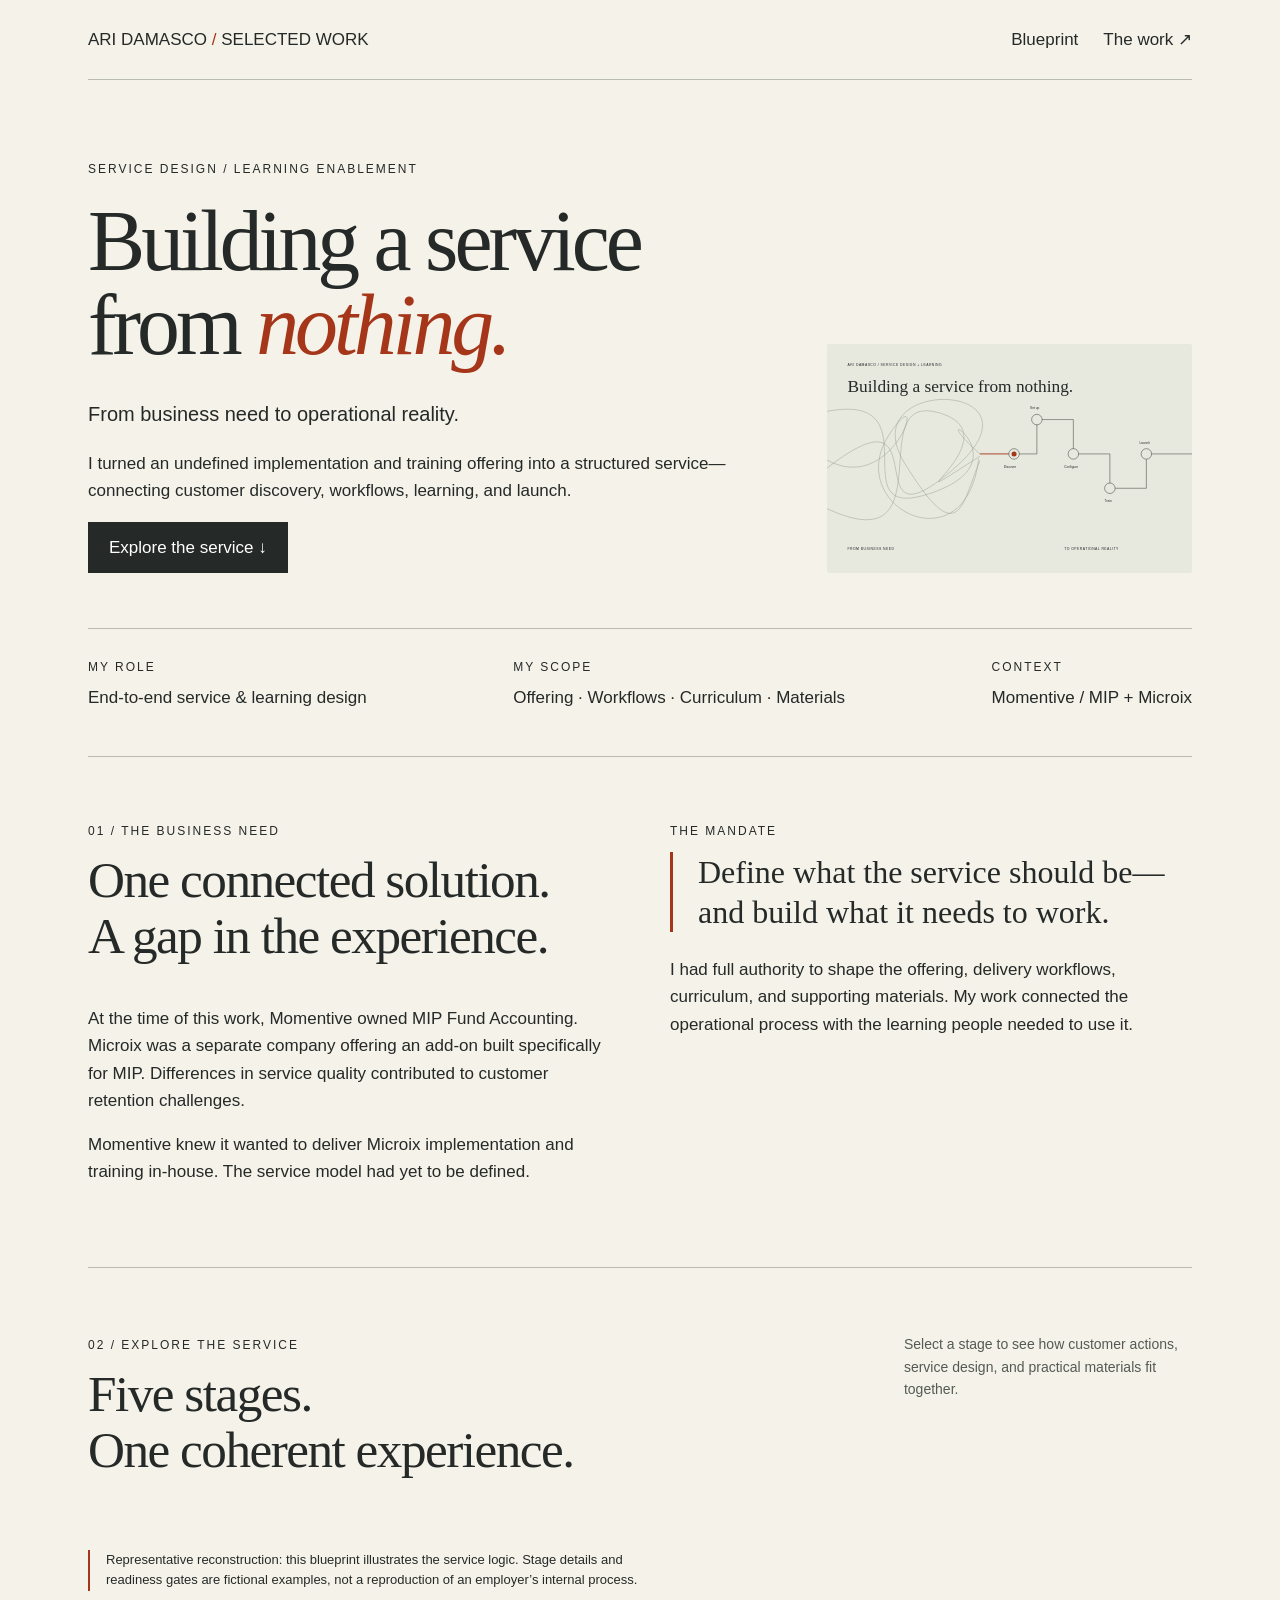
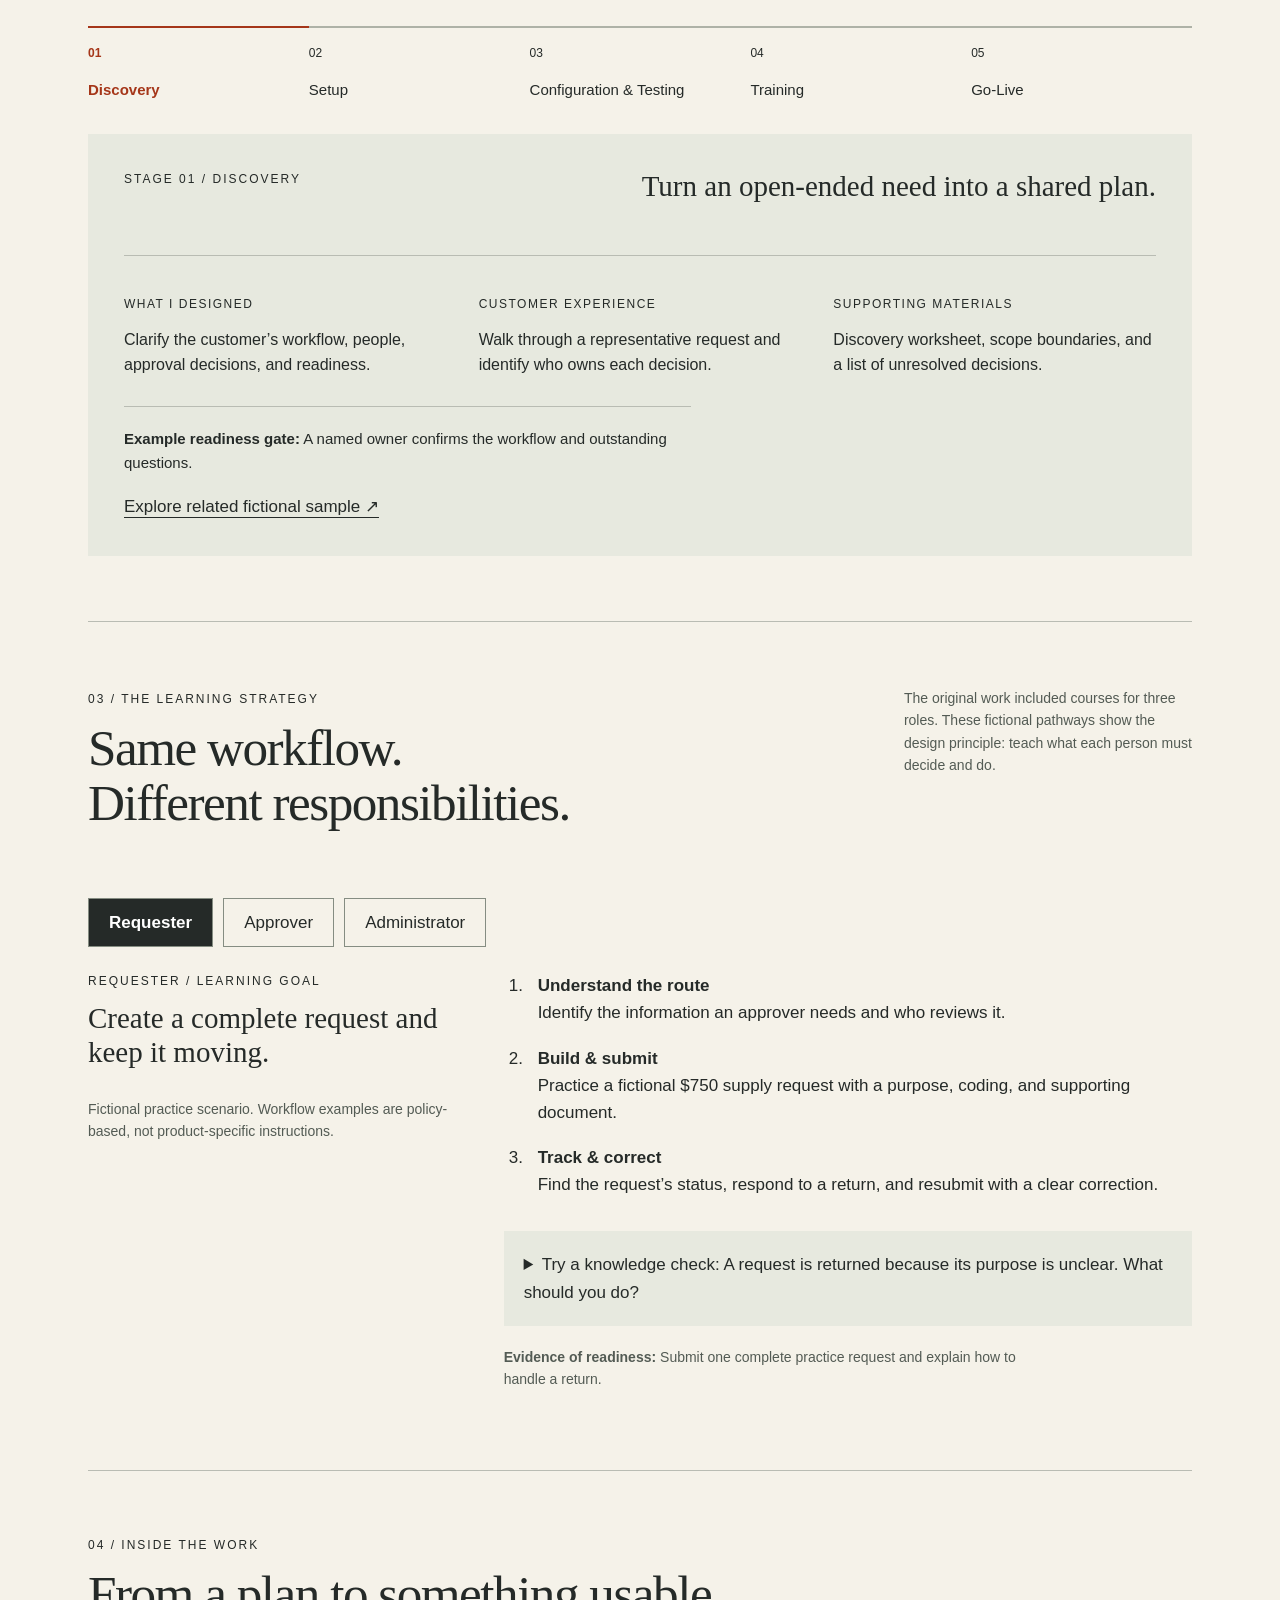
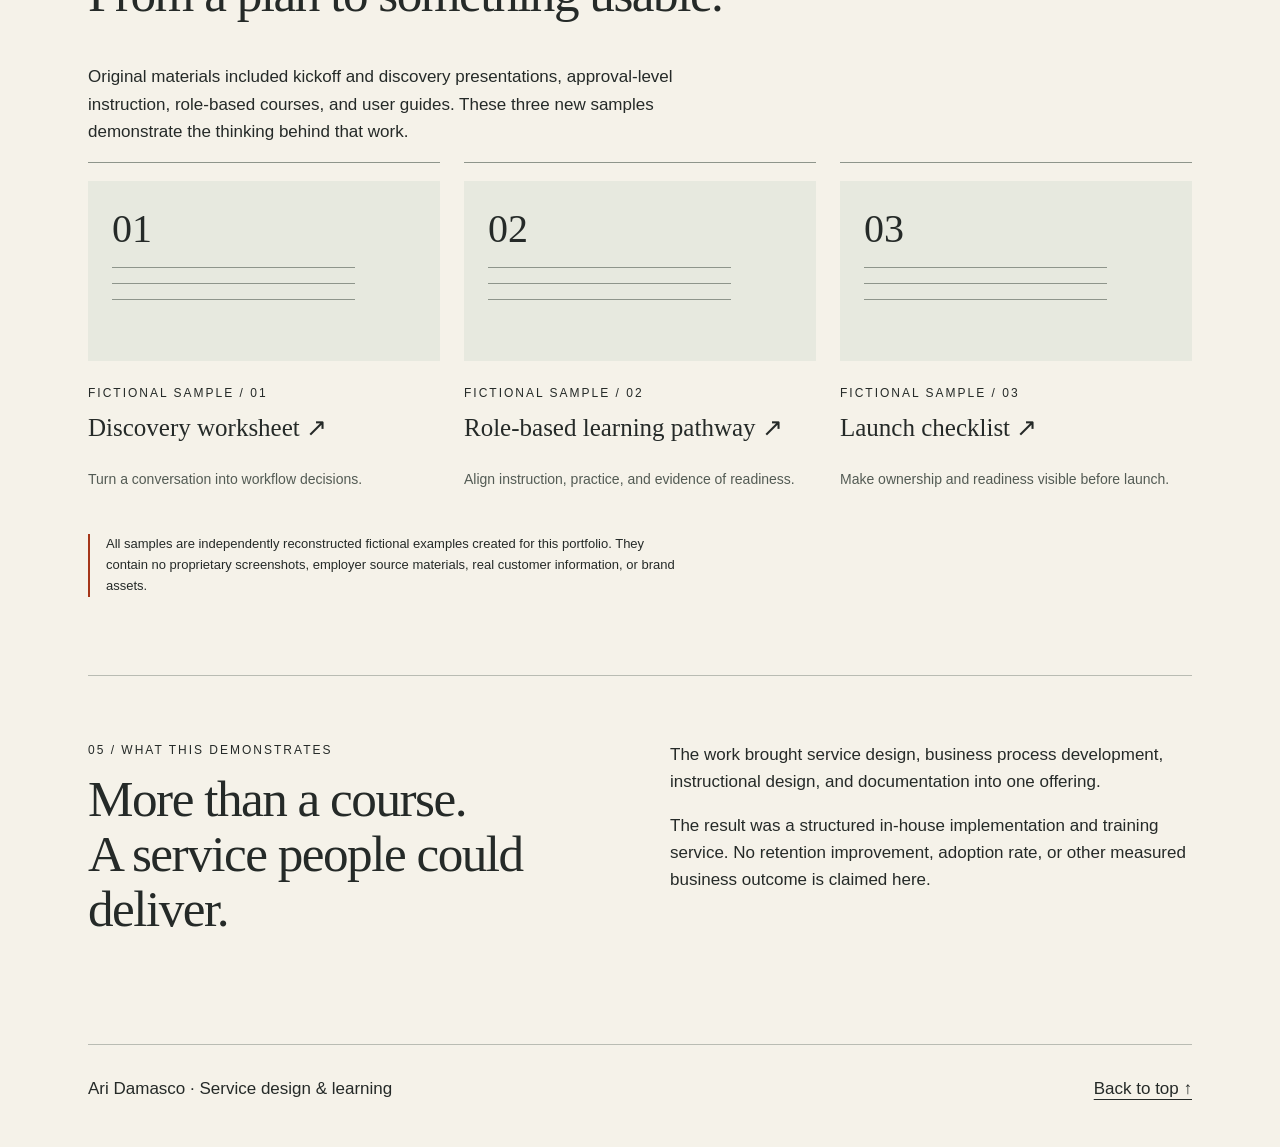
<file: index.html>
<!doctype html><html lang="en"><head><meta charset="utf-8"><meta name="viewport" content="width=device-width,initial-scale=1"><meta name="description" content="Ari Damasco — designing a software implementation and learning service from an undefined business need."><title>Building a Service from Nothing · Ari Damasco</title><link rel="icon" href="assets/favicon.svg" type="image/svg+xml"><link rel="stylesheet" href="styles.css"></head><body><a class="skip" href="#main">Skip to content</a><div class="wrap "><header><a href="#">ARI DAMASCO <span class="accent">/</span> SELECTED WORK</a><nav aria-label="Main"><a href="#blueprint">Blueprint</a><a href="#work">The work ↗</a></nav></header><main id="main"><section class="hero"><div><p class="eyebrow">Service design / Learning enablement</p><h1>Building a service<br>from <em class="accent">nothing.</em></h1><p class="intro">From business need to operational reality.</p><p>I turned an undefined implementation and training offering into a structured service—connecting customer discovery, workflows, learning, and launch.</p><a class="button" href="#blueprint">Explore the service ↓</a></div><img class="art" src="assets/featured-image.svg" alt="Loose, tangled lines become a connected five-step service pathway."></section>
<div class="meta"><div><span class="eyebrow">My role</span><p>End-to-end service & learning design</p></div><div><span class="eyebrow">My scope</span><p>Offering · Workflows · Curriculum · Materials</p></div><div><span class="eyebrow">Context</span><p>Momentive / MIP + Microix</p></div></div>
<section class="section context"><div><p class="eyebrow">01 / The business need</p><h2>One connected solution.<br>A gap in the experience.</h2><p>At the time of this work, Momentive owned MIP Fund Accounting. Microix was a separate company offering an add-on built specifically for MIP. Differences in service quality contributed to customer retention challenges.</p><p>Momentive knew it wanted to deliver Microix implementation and training in-house. The service model had yet to be defined.</p></div><div><p class="eyebrow">The mandate</p><blockquote>Define what the service should be—and build what it needs to work.</blockquote><p style="margin-top:24px">I had full authority to shape the offering, delivery workflows, curriculum, and supporting materials. My work connected the operational process with the learning people needed to use it.</p></div></section>
<section class="section" id="blueprint"><div class="section-head"><div><p class="eyebrow">02 / Explore the service</p><h2>Five stages.<br>One coherent experience.</h2></div><p class="small">Select a stage to see how customer actions, service design, and practical materials fit together.</p></div><p class="note">Representative reconstruction: this blueprint illustrates the service logic. Stage details and readiness gates are fictional examples, not a reproduction of an employer’s internal process.</p><noscript><p class="no-js">Stage exploration requires JavaScript. The three standalone work samples below remain available.</p></noscript><div class="stages" aria-label="Service stages"><button class="stage" aria-pressed="true" aria-controls="stage-panel" data-stage="0"><span>01</span>Discovery</button><button class="stage" aria-pressed="false" aria-controls="stage-panel" data-stage="1"><span>02</span>Setup</button><button class="stage" aria-pressed="false" aria-controls="stage-panel" data-stage="2"><span>03</span>Configuration & Testing</button><button class="stage" aria-pressed="false" aria-controls="stage-panel" data-stage="3"><span>04</span>Training</button><button class="stage" aria-pressed="false" aria-controls="stage-panel" data-stage="4"><span>05</span>Go-Live</button></div><div id="stage-panel" class="blueprint" aria-live="polite"></div></section><section class="section" id="learning"><div class="section-head"><div><p class="eyebrow">03 / The learning strategy</p><h2>Same workflow.<br>Different responsibilities.</h2></div><p class="small">The original work included courses for three roles. These fictional pathways show the design principle: teach what each person must decide and do.</p></div><div class="role-buttons" aria-label="Learning roles"><button data-role="Requester" aria-pressed="true" aria-controls="role-panel">Requester</button><button data-role="Approver" aria-pressed="false" aria-controls="role-panel">Approver</button><button data-role="Administrator" aria-pressed="false" aria-controls="role-panel">Administrator</button></div><div id="role-panel" aria-live="polite"></div></section><section class="section" id="work"><p class="eyebrow">04 / Inside the work</p><h2>From a plan to something usable.</h2><p>Original materials included kickoff and discovery presentations, approval-level instruction, role-based courses, and user guides. These three new samples demonstrate the thinking behind that work.</p><div class="cards"><a class="card" href="artifacts/discovery-worksheet.html"><div class="mini" aria-hidden="true"><b>01</b><span></span><span></span><span></span></div><p class="eyebrow">Fictional sample / 01</p><h3>Discovery worksheet ↗</h3><p class="small">Turn a conversation into workflow decisions.</p></a><a class="card" href="artifacts/learning-pathway.html"><div class="mini" aria-hidden="true"><b>02</b><span></span><span></span><span></span></div><p class="eyebrow">Fictional sample / 02</p><h3>Role-based learning pathway ↗</h3><p class="small">Align instruction, practice, and evidence of readiness.</p></a><a class="card" href="artifacts/launch-checklist.html"><div class="mini" aria-hidden="true"><b>03</b><span></span><span></span><span></span></div><p class="eyebrow">Fictional sample / 03</p><h3>Launch checklist ↗</h3><p class="small">Make ownership and readiness visible before launch.</p></a></div><p class="note">All samples are independently reconstructed fictional examples created for this portfolio. They contain no proprietary screenshots, employer source materials, real customer information, or brand assets.</p></section><section class="section context"><div><p class="eyebrow">05 / What this demonstrates</p><h2>More than a course.<br>A service people could deliver.</h2></div><div><p>The work brought service design, business process development, instructional design, and documentation into one offering.</p><p>The result was a structured in-house implementation and training service. No retention improvement, adoption rate, or other measured business outcome is claimed here.</p></div></section></main><footer><span>Ari Damasco · Service design & learning</span><a href="#main">Back to top ↑</a></footer></div><script src="app.js"></script></body></html>
</file>
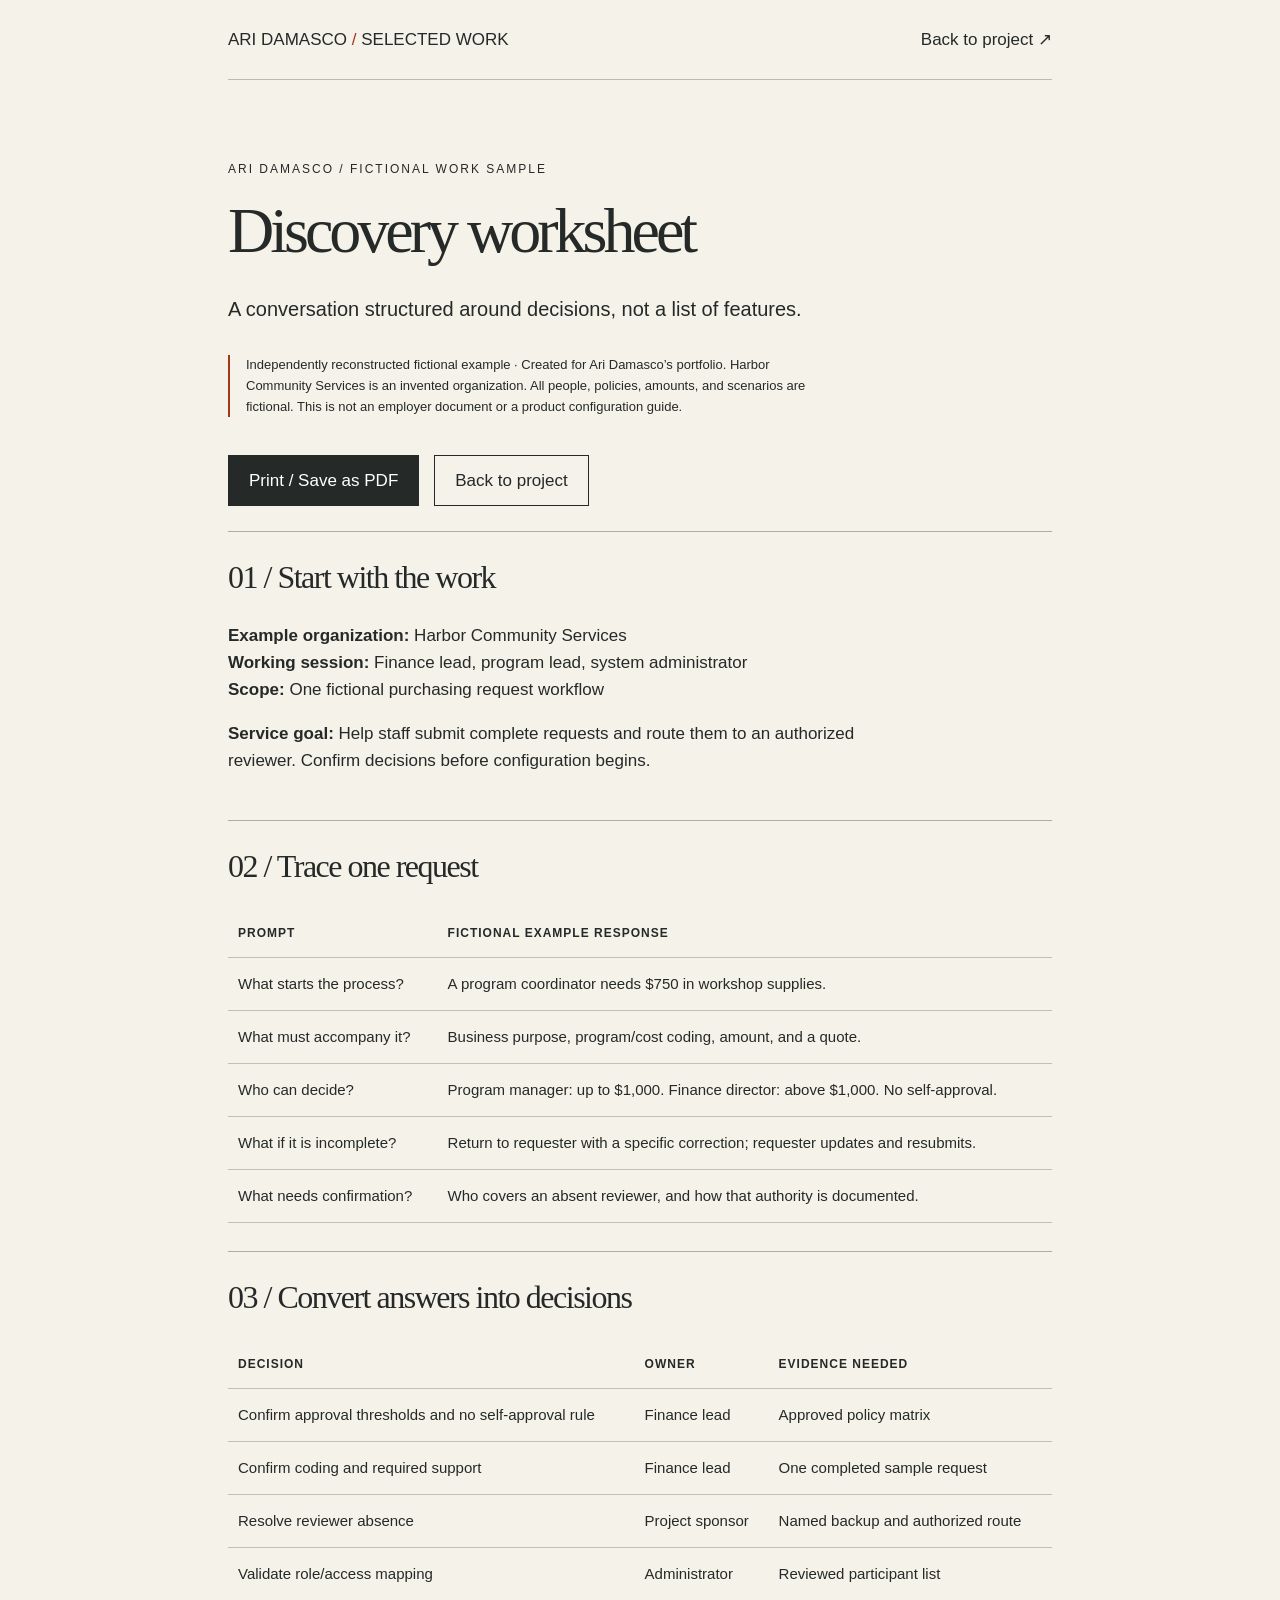
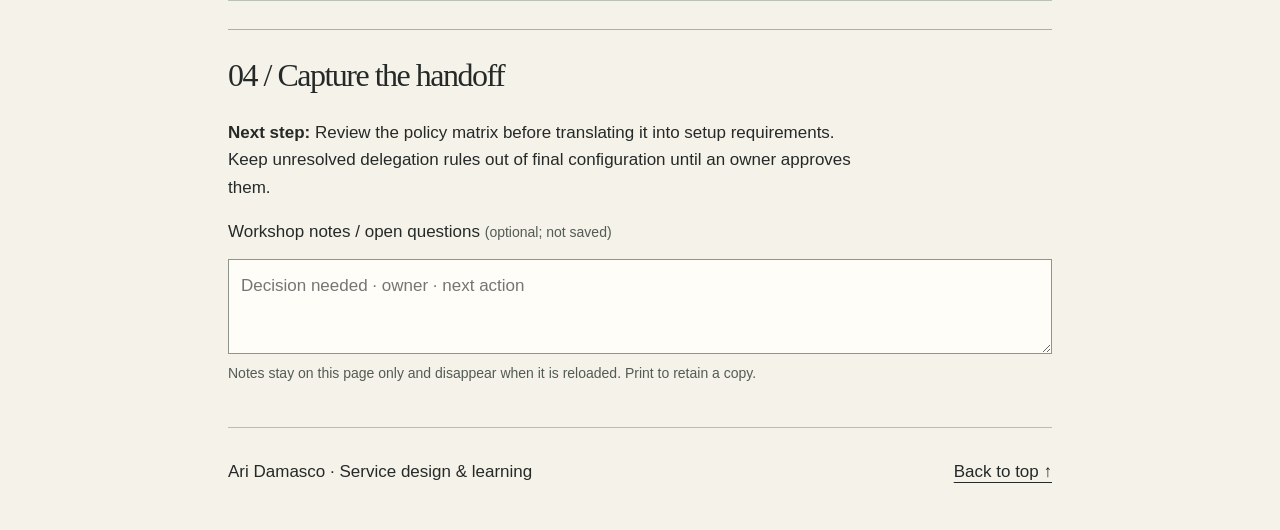
<file: artifacts/discovery-worksheet.html>
<!doctype html><html lang="en"><head><meta charset="utf-8"><meta name="viewport" content="width=device-width,initial-scale=1"><meta name="description" content="Ari Damasco — designing a software implementation and learning service from an undefined business need."><title>Discovery worksheet · Ari Damasco</title><link rel="icon" href="../assets/favicon.svg" type="image/svg+xml"><link rel="stylesheet" href="../styles.css"></head><body><a class="skip" href="#main">Skip to content</a><div class="wrap artifact"><header><a href="../index.html">ARI DAMASCO <span class="accent">/</span> SELECTED WORK</a><nav aria-label="Main"><a href="../index.html#work">Back to project ↗</a></nav></header><main id="main"><section class="hero"><p class="eyebrow">Ari Damasco / Fictional work sample</p><h1>Discovery worksheet</h1><p class="intro">A conversation structured around decisions, not a list of features.</p><p class="note">Independently reconstructed fictional example · Created for Ari Damasco’s portfolio. Harbor Community Services is an invented organization. All people, policies, amounts, and scenarios are fictional. This is not an employer document or a product configuration guide.</p></section><div class="actions"><button class="button" onclick="window.print()">Print / Save as PDF</button><a class="button light" href="../index.html#work">Back to project</a></div><section class="sheet-section"><h2>01 / Start with the work</h2><p><strong>Example organization:</strong> Harbor Community Services<br><strong>Working session:</strong> Finance lead, program lead, system administrator<br><strong>Scope:</strong> One fictional purchasing request workflow</p><p><strong>Service goal:</strong> Help staff submit complete requests and route them to an authorized reviewer. Confirm decisions before configuration begins.</p></section><section class="sheet-section"><h2>02 / Trace one request</h2><table><thead><tr><th>Prompt</th><th>Fictional example response</th></tr></thead><tbody><tr><td>What starts the process?</td><td>A program coordinator needs $750 in workshop supplies.</td></tr><tr><td>What must accompany it?</td><td>Business purpose, program/cost coding, amount, and a quote.</td></tr><tr><td>Who can decide?</td><td>Program manager: up to $1,000. Finance director: above $1,000. No self-approval.</td></tr><tr><td>What if it is incomplete?</td><td>Return to requester with a specific correction; requester updates and resubmits.</td></tr><tr><td>What needs confirmation?</td><td>Who covers an absent reviewer, and how that authority is documented.</td></tr></tbody></table></section><section class="sheet-section"><h2>03 / Convert answers into decisions</h2><table><thead><tr><th>Decision</th><th>Owner</th><th>Evidence needed</th></tr></thead><tbody><tr><td>Confirm approval thresholds and no self-approval rule</td><td>Finance lead</td><td>Approved policy matrix</td></tr><tr><td>Confirm coding and required support</td><td>Finance lead</td><td>One completed sample request</td></tr><tr><td>Resolve reviewer absence</td><td>Project sponsor</td><td>Named backup and authorized route</td></tr><tr><td>Validate role/access mapping</td><td>Administrator</td><td>Reviewed participant list</td></tr></tbody></table></section><section class="sheet-section"><h2>04 / Capture the handoff</h2><p><strong>Next step:</strong> Review the policy matrix before translating it into setup requirements. Keep unresolved delegation rules out of final configuration until an owner approves them.</p><label for="notes">Workshop notes / open questions <span class="small">(optional; not saved)</span></label><textarea id="notes" placeholder="Decision needed · owner · next action"></textarea><p class="small">Notes stay on this page only and disappear when it is reloaded. Print to retain a copy.</p></section></main><footer><span>Ari Damasco · Service design & learning</span><a href="#main">Back to top ↑</a></footer></div></body></html>
</file>
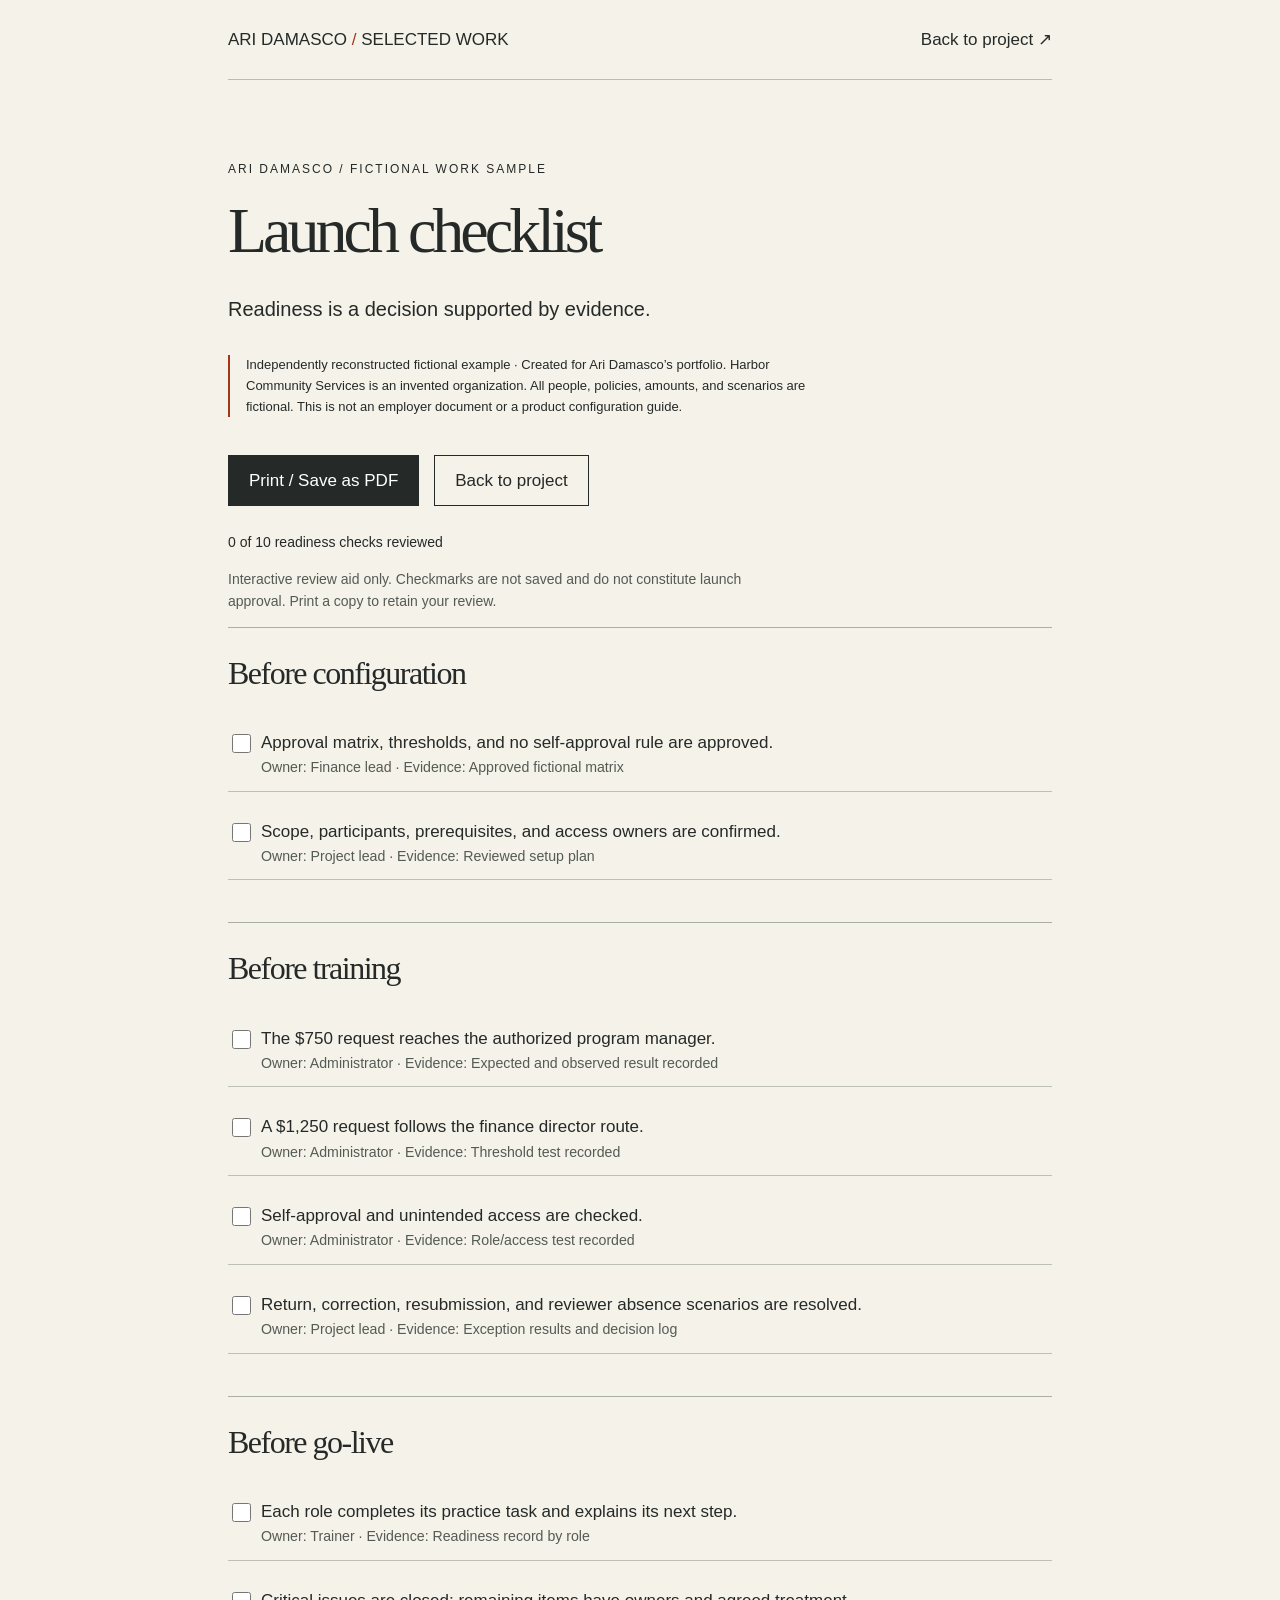
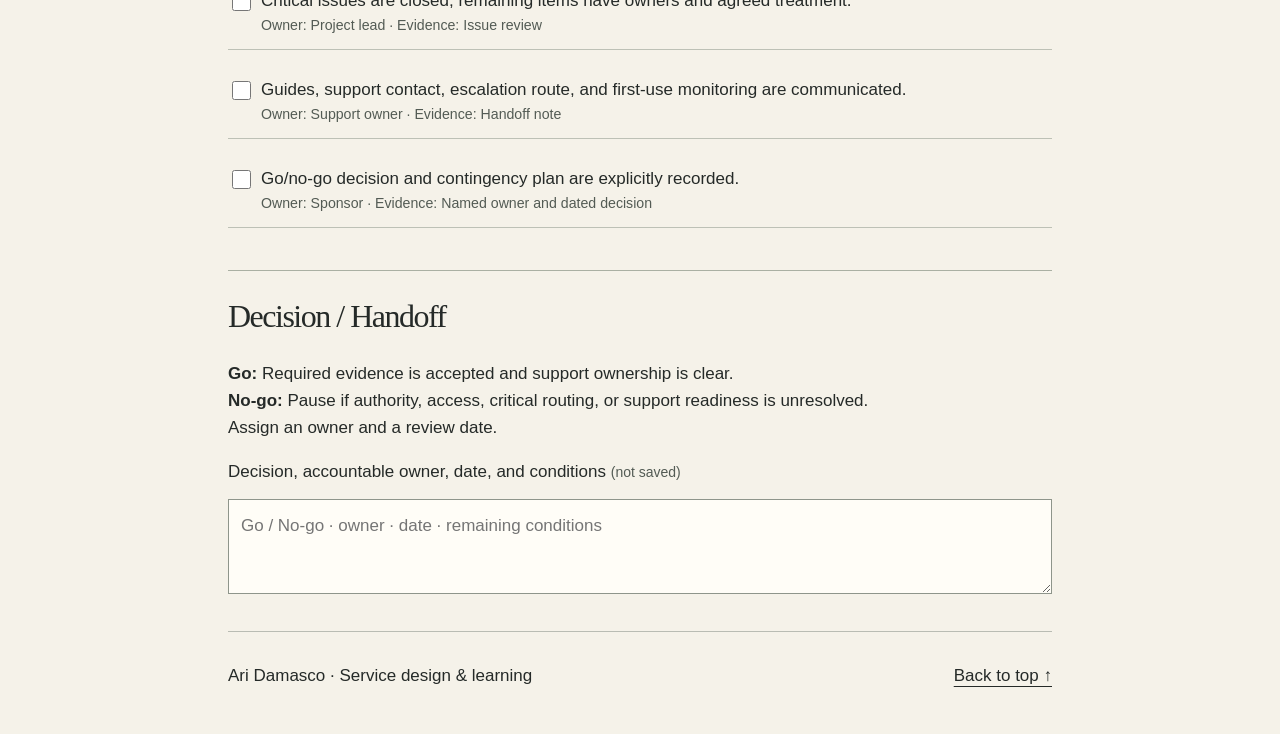
<file: artifacts/launch-checklist.html>
<!doctype html><html lang="en"><head><meta charset="utf-8"><meta name="viewport" content="width=device-width,initial-scale=1"><meta name="description" content="Ari Damasco — designing a software implementation and learning service from an undefined business need."><title>Launch checklist · Ari Damasco</title><link rel="icon" href="../assets/favicon.svg" type="image/svg+xml"><link rel="stylesheet" href="../styles.css"></head><body><a class="skip" href="#main">Skip to content</a><div class="wrap artifact"><header><a href="../index.html">ARI DAMASCO <span class="accent">/</span> SELECTED WORK</a><nav aria-label="Main"><a href="../index.html#work">Back to project ↗</a></nav></header><main id="main"><section class="hero"><p class="eyebrow">Ari Damasco / Fictional work sample</p><h1>Launch checklist</h1><p class="intro">Readiness is a decision supported by evidence.</p><p class="note">Independently reconstructed fictional example · Created for Ari Damasco’s portfolio. Harbor Community Services is an invented organization. All people, policies, amounts, and scenarios are fictional. This is not an employer document or a product configuration guide.</p></section><div class="actions"><button class="button" onclick="window.print()">Print / Save as PDF</button><a class="button light" href="../index.html#work">Back to project</a></div><p class="progress no-print" id="progress" role="status">0 of 10 readiness checks reviewed</p><p class="small">Interactive review aid only. Checkmarks are not saved and do not constitute launch approval. Print a copy to retain your review.</p><section class="sheet-section"><h2>Before configuration</h2><label class="check-row"><input type="checkbox" class="launch-check">Approval matrix, thresholds, and no self-approval rule are approved.<small>Owner: Finance lead · Evidence: Approved fictional matrix</small></label><label class="check-row"><input type="checkbox" class="launch-check">Scope, participants, prerequisites, and access owners are confirmed.<small>Owner: Project lead · Evidence: Reviewed setup plan</small></label></section><section class="sheet-section"><h2>Before training</h2><label class="check-row"><input type="checkbox" class="launch-check">The $750 request reaches the authorized program manager.<small>Owner: Administrator · Evidence: Expected and observed result recorded</small></label><label class="check-row"><input type="checkbox" class="launch-check">A $1,250 request follows the finance director route.<small>Owner: Administrator · Evidence: Threshold test recorded</small></label><label class="check-row"><input type="checkbox" class="launch-check">Self-approval and unintended access are checked.<small>Owner: Administrator · Evidence: Role/access test recorded</small></label><label class="check-row"><input type="checkbox" class="launch-check">Return, correction, resubmission, and reviewer absence scenarios are resolved.<small>Owner: Project lead · Evidence: Exception results and decision log</small></label></section><section class="sheet-section"><h2>Before go-live</h2><label class="check-row"><input type="checkbox" class="launch-check">Each role completes its practice task and explains its next step.<small>Owner: Trainer · Evidence: Readiness record by role</small></label><label class="check-row"><input type="checkbox" class="launch-check">Critical issues are closed; remaining items have owners and agreed treatment.<small>Owner: Project lead · Evidence: Issue review</small></label><label class="check-row"><input type="checkbox" class="launch-check">Guides, support contact, escalation route, and first-use monitoring are communicated.<small>Owner: Support owner · Evidence: Handoff note</small></label><label class="check-row"><input type="checkbox" class="launch-check">Go/no-go decision and contingency plan are explicitly recorded.<small>Owner: Sponsor · Evidence: Named owner and dated decision</small></label></section><section class="sheet-section"><h2>Decision / Handoff</h2><p><strong>Go:</strong> Required evidence is accepted and support ownership is clear.<br><strong>No-go:</strong> Pause if authority, access, critical routing, or support readiness is unresolved. Assign an owner and a review date.</p><label for="decision">Decision, accountable owner, date, and conditions <span class="small">(not saved)</span></label><textarea id="decision" placeholder="Go / No-go · owner · date · remaining conditions"></textarea></section><script>document.querySelectorAll(".launch-check").forEach(c=>c.addEventListener("change",()=>{document.getElementById("progress").textContent=document.querySelectorAll(".launch-check:checked").length+" of 10 readiness checks reviewed"}));</script></main><footer><span>Ari Damasco · Service design & learning</span><a href="#main">Back to top ↑</a></footer></div></body></html>
</file>
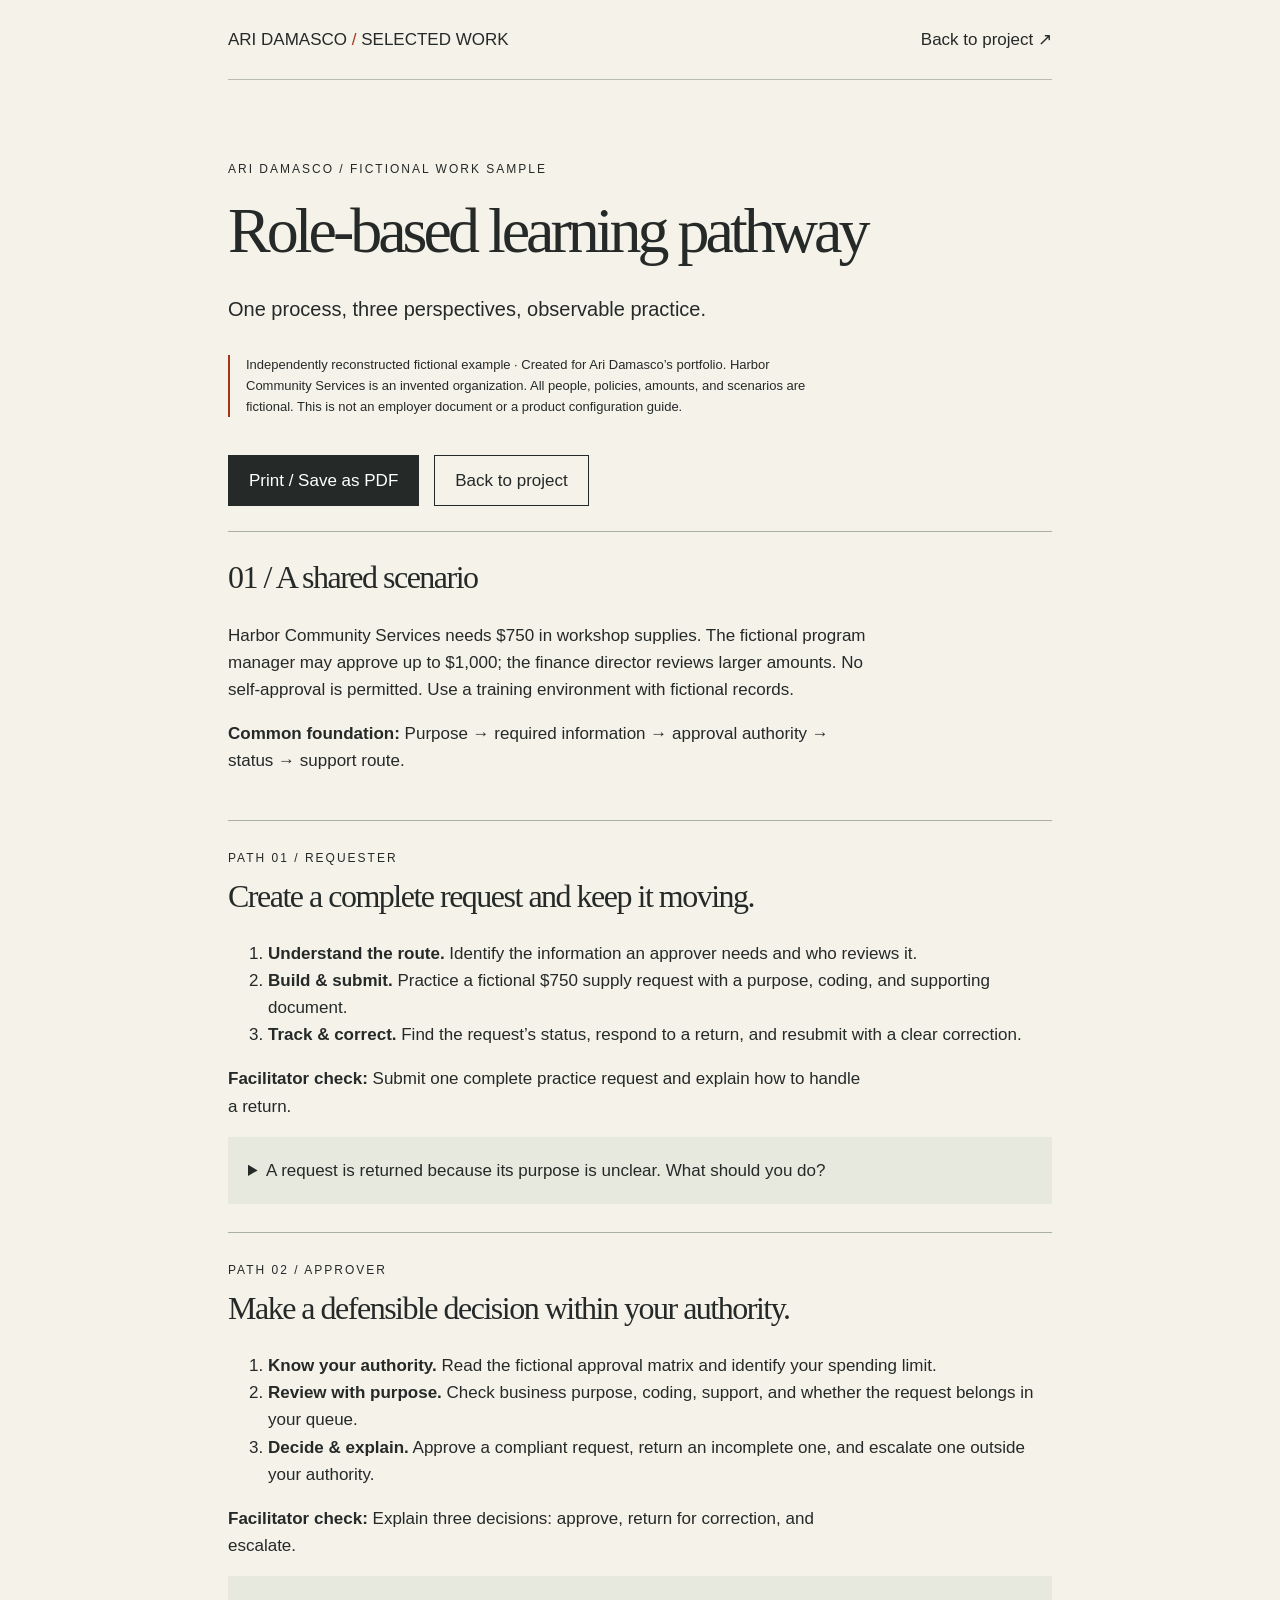
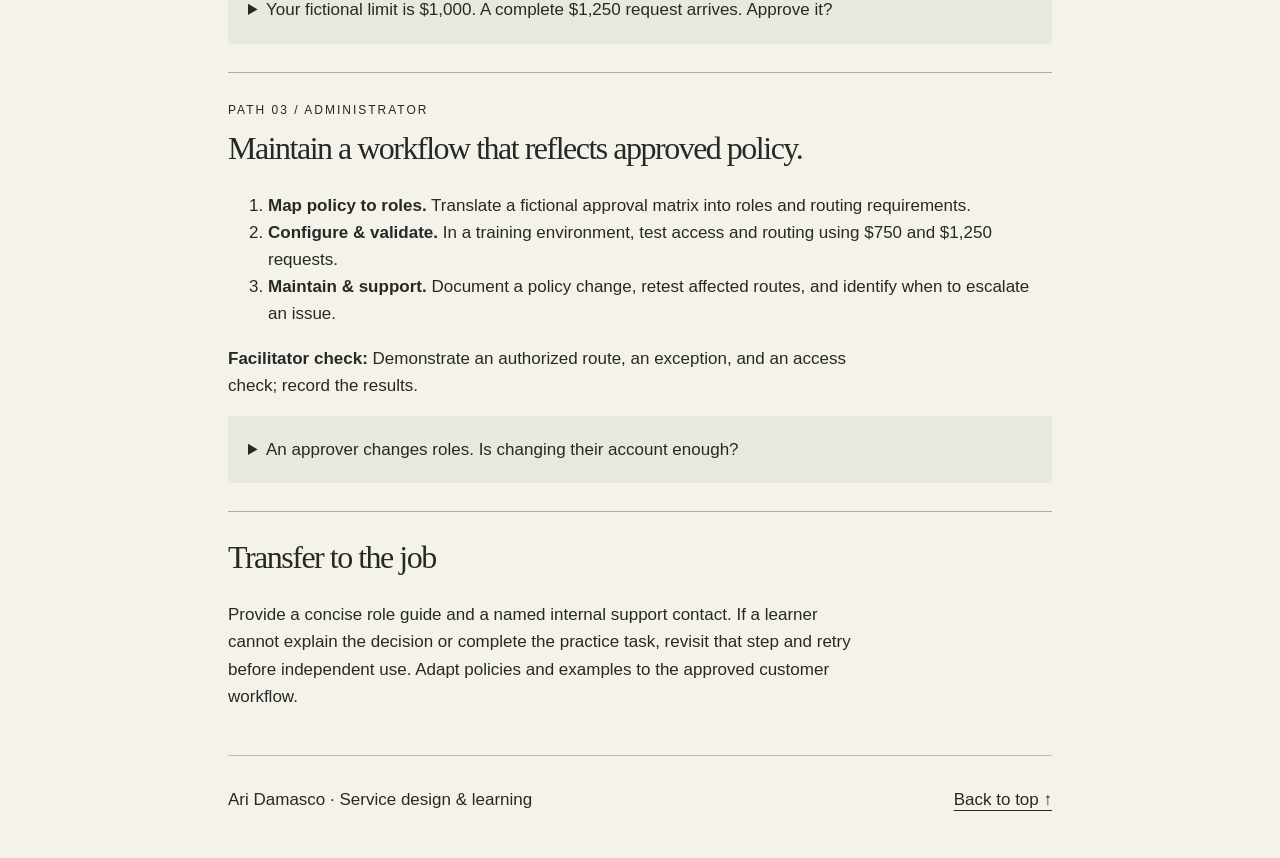
<file: artifacts/learning-pathway.html>
<!doctype html><html lang="en"><head><meta charset="utf-8"><meta name="viewport" content="width=device-width,initial-scale=1"><meta name="description" content="Ari Damasco — designing a software implementation and learning service from an undefined business need."><title>Role-based learning pathway · Ari Damasco</title><link rel="icon" href="../assets/favicon.svg" type="image/svg+xml"><link rel="stylesheet" href="../styles.css"></head><body><a class="skip" href="#main">Skip to content</a><div class="wrap artifact"><header><a href="../index.html">ARI DAMASCO <span class="accent">/</span> SELECTED WORK</a><nav aria-label="Main"><a href="../index.html#work">Back to project ↗</a></nav></header><main id="main"><section class="hero"><p class="eyebrow">Ari Damasco / Fictional work sample</p><h1>Role-based learning pathway</h1><p class="intro">One process, three perspectives, observable practice.</p><p class="note">Independently reconstructed fictional example · Created for Ari Damasco’s portfolio. Harbor Community Services is an invented organization. All people, policies, amounts, and scenarios are fictional. This is not an employer document or a product configuration guide.</p></section><div class="actions"><button class="button" onclick="window.print()">Print / Save as PDF</button><a class="button light" href="../index.html#work">Back to project</a></div><section class="sheet-section"><h2>01 / A shared scenario</h2><p>Harbor Community Services needs $750 in workshop supplies. The fictional program manager may approve up to $1,000; the finance director reviews larger amounts. No self-approval is permitted. Use a training environment with fictional records.</p><p><strong>Common foundation:</strong> Purpose → required information → approval authority → status → support route.</p></section><section class="sheet-section"><p class="eyebrow">Path 01 / Requester</p><h2>Create a complete request and keep it moving.</h2><ol><li><strong>Understand the route.</strong> Identify the information an approver needs and who reviews it.</li><li><strong>Build & submit.</strong> Practice a fictional $750 supply request with a purpose, coding, and supporting document.</li><li><strong>Track & correct.</strong> Find the request’s status, respond to a return, and resubmit with a clear correction.</li></ol><p><strong>Facilitator check:</strong> Submit one complete practice request and explain how to handle a return.</p><details class="check"><summary>A request is returned because its purpose is unclear. What should you do?</summary><p>Clarify the business purpose, make the requested correction, and resubmit through the agreed workflow. Do not create a duplicate request.</p></details></section><section class="sheet-section"><p class="eyebrow">Path 02 / Approver</p><h2>Make a defensible decision within your authority.</h2><ol><li><strong>Know your authority.</strong> Read the fictional approval matrix and identify your spending limit.</li><li><strong>Review with purpose.</strong> Check business purpose, coding, support, and whether the request belongs in your queue.</li><li><strong>Decide & explain.</strong> Approve a compliant request, return an incomplete one, and escalate one outside your authority.</li></ol><p><strong>Facilitator check:</strong> Explain three decisions: approve, return for correction, and escalate.</p><details class="check"><summary>Your fictional limit is $1,000. A complete $1,250 request arrives. Approve it?</summary><p>No. Follow the organization’s escalation route to the authorized reviewer. Complete documentation does not override an approval limit.</p></details></section><section class="sheet-section"><p class="eyebrow">Path 03 / Administrator</p><h2>Maintain a workflow that reflects approved policy.</h2><ol><li><strong>Map policy to roles.</strong> Translate a fictional approval matrix into roles and routing requirements.</li><li><strong>Configure & validate.</strong> In a training environment, test access and routing using $750 and $1,250 requests.</li><li><strong>Maintain & support.</strong> Document a policy change, retest affected routes, and identify when to escalate an issue.</li></ol><p><strong>Facilitator check:</strong> Demonstrate an authorized route, an exception, and an access check; record the results.</p><details class="check"><summary>An approver changes roles. Is changing their account enough?</summary><p>Review affected access and approval routes, apply the approved change, test the relevant scenarios, and document the update before relying on the revised workflow.</p></details></section><section class="sheet-section"><h2>Transfer to the job</h2><p>Provide a concise role guide and a named internal support contact. If a learner cannot explain the decision or complete the practice task, revisit that step and retry before independent use. Adapt policies and examples to the approved customer workflow.</p></section></main><footer><span>Ari Damasco · Service design & learning</span><a href="#main">Back to top ↑</a></footer></div></body></html>
</file>
<file: styles.css>
*{box-sizing:border-box}html{scroll-behavior:smooth}body{margin:0;background:#f5f2e9;color:#252a28;font:17px/1.6 Arial,sans-serif}a{color:inherit;text-underline-offset:5px}button,input,textarea{font:inherit}button,a{touch-action:manipulation}button{cursor:pointer}a:focus-visible,button:focus-visible,input:focus-visible,textarea:focus-visible,summary:focus-visible{outline:3px solid #a53619;outline-offset:5px}.skip{position:absolute;left:20px;top:-100px;background:white;padding:12px;z-index:9}.skip:focus{top:10px}.wrap{max-width:1200px;margin:auto;padding:0 48px}header{display:flex;justify-content:space-between;gap:20px;padding:26px 0;border-bottom:1px solid #b9bcb3}header a{text-decoration:none}nav{display:flex;gap:25px}.eyebrow{font:12px/1.5 Arial,sans-serif;text-transform:uppercase;letter-spacing:2px}.hero{padding:80px 0 55px;display:grid;grid-template-columns:1.3fr .7fr;gap:60px;align-items:end}h1,h2,h3,p{margin-top:0}h1{font:clamp(54px,6.7vw,88px)/.98 Georgia,serif;letter-spacing:-4px;margin:22px 0 30px}h2{font:clamp(36px,4vw,54px)/1.08 Georgia,serif;letter-spacing:-1.5px}h3{font:29px/1.15 Georgia,serif}p{max-width:68ch}.accent{color:#a53619}.intro{font-size:20px}.small{font-size:14px;color:#535b54}.button{display:inline-block;padding:11px 20px;background:#252a28;color:#fff;border:1px solid #252a28;text-decoration:none}.button.light{background:transparent;color:#252a28}.art{width:100%;display:block;border-radius:2px}.meta{display:flex;justify-content:space-between;gap:30px;border-top:1px solid #b9bcb3;padding:23px 0 40px}.meta p{margin:5px 0}.section{padding:65px 0;border-top:1px solid #b9bcb3}.section-head{display:flex;justify-content:space-between;align-items:baseline;gap:25px;margin-bottom:25px}.section-head p{max-width:37ch}.context{display:grid;grid-template-columns:1fr 1fr;gap:60px}.context blockquote{font:32px/1.25 Georgia,serif;margin:0;padding-left:25px;border-left:3px solid #a53619}.stages{display:grid;grid-template-columns:repeat(5,1fr);gap:0;margin-top:35px}.stage{background:transparent;border:0;border-top:2px solid #aeb2a7;text-align:left;padding:16px 10px 20px 0;color:#252a28;font-size:15px}.stage span{display:block;margin-bottom:15px;font-size:12px}.stage[aria-pressed=true]{border-color:#a53619;color:#a53619}.stage:hover{background:#e9e7dd}.blueprint{background:#e7e9df;padding:36px;margin-top:12px}.panel-heading{display:flex;justify-content:space-between;gap:20px;border-bottom:1px solid #b9bcb3;padding-bottom:22px;margin-bottom:25px}.panel-heading p{margin:0}.lanes{display:grid;grid-template-columns:repeat(3,1fr);gap:32px}.lanes h4{font:12px Arial,sans-serif;letter-spacing:1.5px;text-transform:uppercase}.lanes p{font-size:16px}.gate{border-top:1px solid #b9bcb3;padding-top:20px;margin:12px 0 0;font-size:15px}.role-buttons{display:flex;gap:10px;flex-wrap:wrap;margin:25px 0}.role-buttons button{background:transparent;border:1px solid #858d82;padding:10px 20px;color:#252a28}.role-buttons button[aria-pressed=true]{background:#252a28;color:white}.path{display:grid;grid-template-columns:.7fr 1.3fr;gap:45px}.path ol{padding-left:24px;margin:0}.path li{padding:0 0 18px 10px}.path li strong{display:block}.check{background:#e7e9df;padding:20px;margin-top:15px}.check summary{cursor:pointer}.cards{display:grid;grid-template-columns:repeat(3,1fr);gap:24px}.card{text-decoration:none;display:block;border-top:1px solid #8e958b;padding-top:18px}.card .mini{height:180px;background:#e7e9df;padding:24px;position:relative;overflow:hidden;margin-bottom:23px}.mini span{display:block;height:1px;background:#8e958b;margin:15px 0;width:80%}.mini b{font:40px Georgia,serif}.card h3{font-size:25px}.card:hover h3{text-decoration:underline}.note{font-size:13px;border-left:2px solid #a53619;padding-left:16px;max-width:82ch;margin-top:30px}footer{padding:30px 0 45px;border-top:1px solid #b9bcb3;display:flex;justify-content:space-between;gap:30px}.artifact{max-width:920px}.artifact h1{font-size:64px}.artifact .hero{display:block;padding-bottom:25px}.sheet-section{border-top:1px solid #aab0a3;padding:28px 0}.sheet-section h2{font-size:32px}table{border-collapse:collapse;width:100%;font-size:15px}th,td{border-bottom:1px solid #bdc1b6;padding:14px 10px;text-align:left;vertical-align:top}th{font-size:12px;text-transform:uppercase;letter-spacing:1px}label{display:block;margin:14px 0}textarea{width:100%;min-height:95px;border:1px solid #8e958b;background:#fffdf7;padding:12px;color:#252a28}input[type=checkbox]{width:19px;height:19px;vertical-align:middle;margin-right:10px;accent-color:#a53619}.check-row{border-bottom:1px solid #bdc1b6;padding:12px 0}.check-row small{display:block;margin-left:33px;color:#535b54}.progress{font-size:14px}.actions{display:flex;gap:15px;flex-wrap:wrap;margin-bottom:25px}.no-js{padding:15px;border:1px solid #a53619}@media(max-width:760px){.wrap{padding:0 22px}.hero{grid-template-columns:1fr;padding-top:45px;gap:25px}h1{letter-spacing:-2px}.hero img{max-height:240px;object-fit:cover}.meta{flex-wrap:wrap}.section{padding:42px 0}.section-head,.context,.path{display:block}.section-head p{max-width:none}.context blockquote{margin-top:28px}.stages{grid-template-columns:repeat(2,1fr)}.stage:last-child{grid-column:1/-1}.blueprint{padding:23px}.lanes,.cards{grid-template-columns:1fr}.panel-heading{display:block}.panel-heading .eyebrow{margin-bottom:10px}.lanes{gap:0}.cards{gap:30px}.mini{display:none}.artifact h1{font-size:47px}header{font-size:14px}nav{gap:15px}footer{font-size:14px}table{font-size:13px}th,td{padding:10px 5px}}@media(prefers-reduced-motion:reduce){html{scroll-behavior:auto}}@media print{body{background:white;font-size:11pt}.wrap{padding:0}.section{padding:24px 0}header nav,.actions,.skip,footer,.no-print{display:none!important}.artifact h1{font-size:38pt}.hero{padding-top:20px!important}.sheet-section{break-inside:avoid}textarea{min-height:60px}.check-row{break-inside:avoid}a{color:inherit}.note{font-size:9pt}}

.stage[aria-pressed=true],.role-buttons button[aria-pressed=true]{font-weight:700}
</file>
